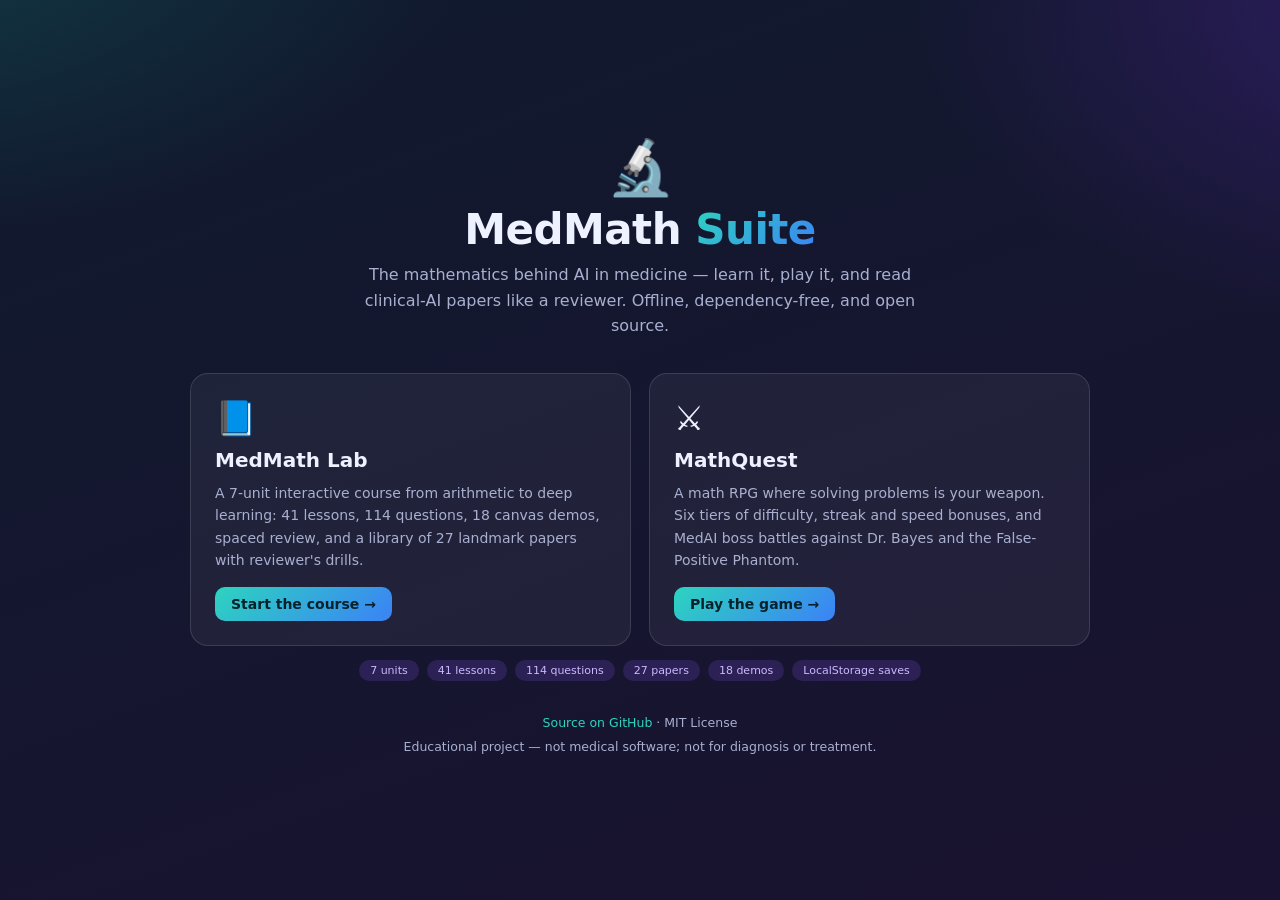
<file: index.html>
<!DOCTYPE html>
<html lang="en">
<head>
  <meta charset="UTF-8" />
  <meta name="viewport" content="width=device-width, initial-scale=1.0" />
  <title>MedMath Suite — math for AI in medicine</title>
  <style>
    :root {
      --bg1: #101a2e; --bg2: #1a1230;
      --panel: rgba(255,255,255,.055); --panel-border: rgba(255,255,255,.12);
      --text: #eef1ff; --muted: #a9b0cf;
      --teal: #2dd4bf; --purple: #8b5cf6; --gold: #ffc247;
    }
    * { box-sizing: border-box; margin: 0; padding: 0; }
    body {
      font-family: "Segoe UI", system-ui, sans-serif;
      color: var(--text);
      background:
        radial-gradient(1100px 600px at -10% -10%, #123c46 0%, transparent 55%),
        radial-gradient(900px 600px at 110% 0%, #2c1d5e 0%, transparent 55%),
        linear-gradient(160deg, var(--bg1), var(--bg2)) fixed;
      min-height: 100vh;
      display: flex; align-items: center; justify-content: center;
      padding: 32px 18px;
    }
    main { width: 100%; max-width: 900px; }
    header { text-align: center; margin-bottom: 34px; }
    .logo { font-size: 54px; line-height: 1; }
    h1 { font-size: clamp(28px, 5vw, 42px); letter-spacing: -.5px; margin: 10px 0 8px; }
    h1 span { background: linear-gradient(135deg, var(--teal), #3b82f6); -webkit-background-clip: text; background-clip: text; -webkit-text-fill-color: transparent; }
    .tagline { color: var(--muted); font-size: 16px; max-width: 560px; margin: 0 auto; line-height: 1.6; }
    .cards { display: grid; grid-template-columns: 1fr 1fr; gap: 18px; }
    @media (max-width: 680px) { .cards { grid-template-columns: 1fr; } }
    .card {
      background: var(--panel); border: 1px solid var(--panel-border); border-radius: 18px;
      padding: 24px; display: flex; flex-direction: column; gap: 10px;
      transition: transform .15s, border-color .2s; text-decoration: none; color: inherit;
    }
    .card:hover { transform: translateY(-4px); border-color: var(--teal); }
    .card .emoji { font-size: 34px; }
    .card h2 { font-size: 20px; }
    .card p { color: var(--muted); font-size: 14px; line-height: 1.6; flex: 1; }
    .card .go {
      align-self: flex-start; margin-top: 6px;
      background: linear-gradient(135deg, var(--teal), #3b82f6);
      color: #06222a; font-weight: 700; font-size: 14px;
      padding: 9px 16px; border-radius: 10px;
    }
    .meta { text-align: center; margin-top: 30px; color: var(--muted); font-size: 12.5px; line-height: 1.9; }
    .meta a { color: var(--teal); text-decoration: none; }
    .meta a:hover { text-decoration: underline; }
    .chips { display: flex; gap: 8px; justify-content: center; flex-wrap: wrap; margin-top: 14px; }
    .chip { font-size: 11px; color: #cbb8ff; background: rgba(139,92,246,.18); border-radius: 20px; padding: 4px 11px; }
  </style>
</head>
<body>
  <main>
    <header>
      <div class="logo">🔬</div>
      <h1>MedMath <span>Suite</span></h1>
      <p class="tagline">The mathematics behind AI in medicine — learn it, play it, and read clinical-AI papers like a reviewer. Offline, dependency-free, and open source.</p>
    </header>

    <div class="cards">
      <a class="card" href="medmath-lab/">
        <div class="emoji">📘</div>
        <h2>MedMath Lab</h2>
        <p>A 7-unit interactive course from arithmetic to deep learning: 41 lessons, 114 questions, 18 canvas demos, spaced review, and a library of 27 landmark papers with reviewer's drills.</p>
        <span class="go">Start the course →</span>
      </a>

      <a class="card" href="mathquest/">
        <div class="emoji">⚔️</div>
        <h2>MathQuest</h2>
        <p>A math RPG where solving problems is your weapon. Six tiers of difficulty, streak and speed bonuses, and MedAI boss battles against Dr. Bayes and the False-Positive Phantom.</p>
        <span class="go">Play the game →</span>
      </a>
    </div>

    <div class="chips">
      <span class="chip">7 units</span>
      <span class="chip">41 lessons</span>
      <span class="chip">114 questions</span>
      <span class="chip">27 papers</span>
      <span class="chip">18 demos</span>
      <span class="chip">LocalStorage saves</span>
    </div>

    <p class="meta">
      <a href="https://github.com/mobinmohammadi10/medmath-suite">Source on GitHub</a> · MIT License<br />
      Educational project — not medical software; not for diagnosis or treatment.
    </p>
  </main>
</body>
</html>
</file>
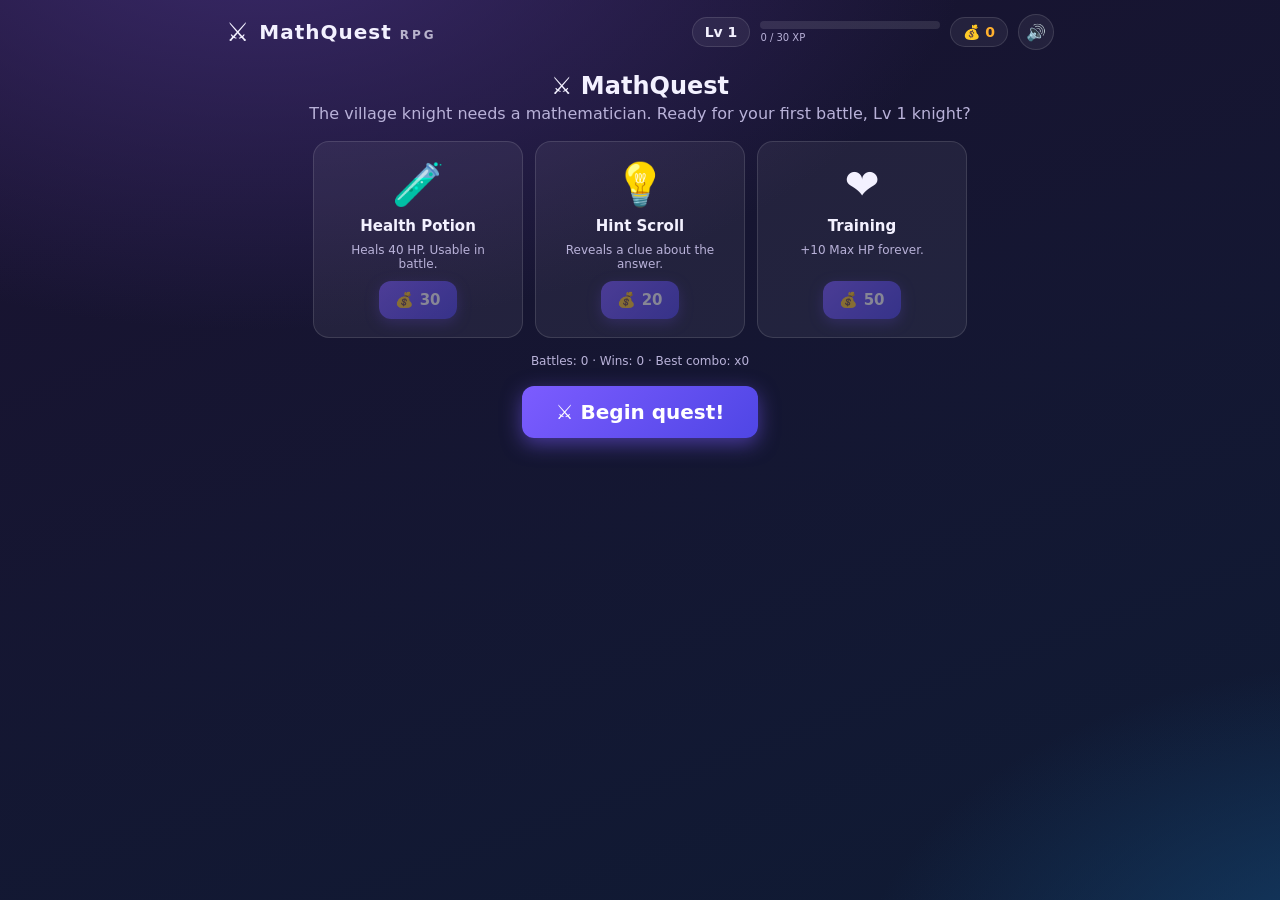
<file: mathquest/index.html>
<!DOCTYPE html>
<html lang="en">
<head>
  <meta charset="UTF-8" />
  <meta name="viewport" content="width=device-width, initial-scale=1.0" />
  <title>⚔️ MathQuest RPG — Math is your weapon!</title>
  <link rel="stylesheet" href="style.css" />
</head>
<body>
  <div id="app">
    <!-- ===== Header / Player HUD ===== -->
    <header id="hud">
      <div class="hud-title">
        <span class="hud-logo">⚔️</span>
        <h1>MathQuest <small>RPG</small></h1>
      </div>
      <div class="hud-stats">
        <div class="hud-badge" id="hud-level">Lv 1</div>
        <div class="xp-wrap">
          <div class="xp-bar"><div class="xp-fill" id="xp-fill"></div></div>
          <span id="xp-text">0 / 30 XP</span>
        </div>
        <div class="hud-badge gold">💰 <span id="hud-gold">0</span></div>
        <button id="btn-sound" class="icon-btn" title="Toggle sound">🔊</button>
      </div>
    </header>

    <!-- ===== Battle Screen ===== -->
    <main id="battle-screen" class="screen">
      <!-- Monster -->
      <section class="monster-zone">
        <div class="fighter-card" id="monster-card">
          <div class="fighter-hp">
            <span id="monster-name">Slime</span>
            <div class="hp-bar"><div class="hp-fill monster" id="monster-hp"></div></div>
            <span id="monster-hp-text" class="hp-text">20/20</span>
          </div>
          <div class="fighter-stage">
            <div class="sprite" id="monster-sprite">🟢</div>
            <div class="dmg-layer" id="monster-dmg"></div>
          </div>
        </div>
      </section>

      <!-- Question panel -->
      <section class="arena">
        <div class="combo-banner" id="combo-banner">🔥 Combo x2</div>
        <div class="quest-panel">
          <div class="quest-label">⚔️ Strike!</div>
          <div id="question-text" class="question">What is 12 + 34?</div>
          <div class="timer-track"><div class="timer-fill" id="timer-fill"></div></div>
          <div class="answer-row">
            <input id="answer-input" type="text" inputmode="text" autocomplete="off"
                   placeholder="Your answer…" />
            <button id="btn-submit" class="btn primary">Attack ⚔️</button>
          </div>
          <div class="item-row">
            <button id="btn-hint" class="btn ghost">💡 Hint (<span id="hint-count">1</span>)</button>
            <button id="btn-potion" class="btn ghost">🧪 Potion (<span id="potion-count">1</span>)</button>
            <button id="btn-flee" class="btn ghost danger">🏃 Flee</button>
          </div>
          <div id="hint-text" class="hint-text"></div>
        </div>
        <div id="log" class="log"></div>
      </section>

      <!-- Player -->
      <section class="player-zone">
        <div class="fighter-card player" id="player-card">
          <div class="fighter-hp">
            <span>You (Lv <span id="pl-level">1</span> Knight)</span>
            <div class="hp-bar"><div class="hp-fill" id="player-hp"></div></div>
            <span id="player-hp-text" class="hp-text">100/100</span>
          </div>
          <div class="fighter-stage">
            <div class="sprite" id="player-sprite">🛡️</div>
            <div class="dmg-layer" id="player-dmg"></div>
          </div>
        </div>
      </section>
    </main>

    <!-- ===== Shop / Camp Screen ===== -->
    <main id="shop-screen" class="screen hidden">
      <h2 id="shop-title">🏕️ Victory Camp</h2>
      <p id="shop-sub">Spend your gold, then fight on!</p>
      <div class="shop-grid">
        <div class="shop-card">
          <div class="shop-icon">🧪</div>
          <h3>Health Potion</h3>
          <p>Heals 40 HP. Usable in battle.</p>
          <button class="btn primary" id="buy-potion">💰 30</button>
        </div>
        <div class="shop-card">
          <div class="shop-icon">💡</div>
          <h3>Hint Scroll</h3>
          <p>Reveals a clue about the answer.</p>
          <button class="btn primary" id="buy-hint">💰 20</button>
        </div>
        <div class="shop-card">
          <div class="shop-icon">❤️</div>
          <h3>Training</h3>
          <p>+10 Max HP forever.</p>
          <button class="btn primary" id="buy-maxhp">💰 50</button>
        </div>
      </div>
      <div class="camp-stats" id="camp-stats"></div>
      <button class="btn big" id="btn-next-battle">⚔️ Fight on!</button>
    </main>

    <!-- ===== Modal (level up / defeat) ===== -->
    <div id="modal-overlay" class="overlay hidden">
      <div class="modal">
        <div class="modal-emoji" id="modal-icon">⭐</div>
        <h2 id="modal-title">Level Up!</h2>
        <p id="modal-text">You reached Level 2.</p>
        <button id="modal-btn" class="btn primary">Continue</button>
      </div>
    </div>
  </div>

  <script src="game.js"></script>
</body>
</html>
</file>
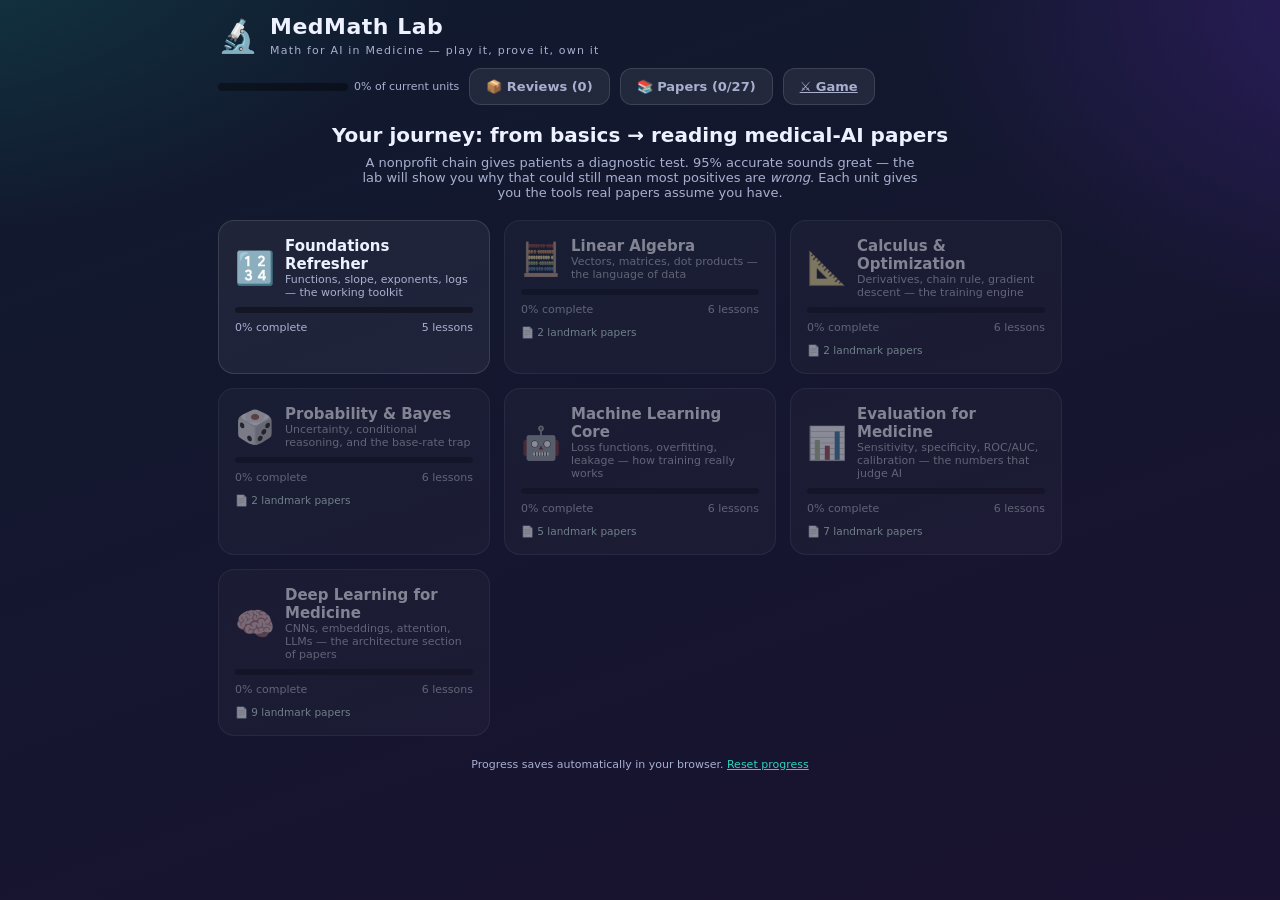
<file: medmath-lab/index.html>
<!DOCTYPE html>
<html lang="en">
<head>
  <meta charset="UTF-8" />
  <meta name="viewport" content="width=device-width, initial-scale=1.0" />
  <title>🔬 MedMath Lab — Math for AI in Medicine</title>
  <link rel="stylesheet" href="style.css" />
</head>
<body>
  <div id="app">
    <!-- ================= Header ================= -->
    <header id="hud">
      <div class="hud-title">
        <span class="hud-logo">🔬</span>
        <div>
          <h1>MedMath Lab</h1>
          <small>Math for AI in Medicine — play it, prove it, own it</small>
        </div>
      </div>
      <div class="hud-stats">
        <div class="progress-wrap">
          <div class="progress-bar"><div class="progress-fill" id="total-progress"></div></div>
          <span id="progress-text">0%</span>
        </div>
        <button id="btn-reviews" class="btn ghost review-btn" title="Spaced review">📦 Reviews (<span id="review-count">0</span>)</button>
        <button id="btn-papers" class="btn ghost" title="Landmark papers library">📚 Papers (<span id="papers-count">0</span>)</button>
        <a id="btn-mathquest" class="btn ghost" href="../mathquest/index.html" title="Open MathQuest">⚔️ Game</a>
      </div>
    </header>

    <!-- ================= Map / Course Screen ================= -->
    <main id="map-screen" class="screen">
      <div class="map-hero">
        <h2>Your journey: from basics → reading medical-AI papers</h2>
        <p>A nonprofit chain gives patients a diagnostic test. 95% accurate sounds great — the lab will show you why that could still mean most positives are <em>wrong</em>. Each unit gives you the tools real papers assume you have.</p>
      </div>
      <div id="unit-grid" class="unit-grid"></div>
      <p class="footer-note">Progress saves automatically in your browser. <a href="#" id="btn-reset">Reset progress</a></p>
    </main>

    <!-- ================= Lesson Screen ================= -->
    <main id="lesson-screen" class="screen hidden">
      <div class="lesson-top">
        <button id="btn-back" class="btn ghost">← Course map</button>
        <span id="lesson-crumb" class="crumb"></span>
        <button id="btn-lesson-papers" class="btn ghost" title="Papers for this unit">📄 Papers</button>
      </div>
      <article id="lesson-body"></article>
      <section id="quiz-box"></section>
      <div class="lesson-footer">
        <button id="btn-next-lesson" class="btn big hidden">Next lesson →</button>
      </div>
    </main>

    <!-- ================= Review Screen ================= -->
    <main id="review-screen" class="screen hidden">
      <div class="lesson-top">
        <button id="btn-back-review" class="btn ghost">← Course map</button>
        <span id="review-crumb" class="crumb">📦 Spaced review</span>
      </div>
      <p class="review-intro">Questions you've learned resurface over time — <strong>tiny effort, long memory</strong>. Answer, then rate honestly.</p>
      <section id="review-box"></section>
      <div id="review-done" class="empty-state hidden">✅ You're all caught up! Come back tomorrow.</div>
    </main>

    <!-- ================= Papers Library Screen ================= -->
    <main id="papers-screen" class="screen hidden">
      <div class="lesson-top">
        <button id="btn-back-papers" class="btn ghost">← Course map</button>
        <span class="crumb">📚 Landmark papers — read like a reviewer</span>
      </div>
      <p class="review-intro">The papers that shaped medical AI, tagged to the units that unlock their ideas. Skim the <em>why</em>, note the <em>read-for</em>, then answer the <strong>reviewer's drill</strong> before revealing the model answer. Track what you've read.</p>
      <div class="paper-toolbar">
        <div id="paper-filters" class="paper-filters"></div>
        <label class="paper-hide"><input type="checkbox" id="hide-read" /> hide read</label>
      </div>
      <div id="paper-list" class="paper-list"></div>
    </main>

    <!-- ================= Modal ================= -->
    <div id="modal-overlay" class="overlay hidden">
      <div class="modal">
        <div class="modal-emoji" id="modal-icon">🎓</div>
        <h2 id="modal-title"></h2>
        <p id="modal-text"></p>
        <button id="modal-btn" class="btn primary">Continue</button>
      </div>
    </div>
  </div>

  <script src="lessons.js"></script>
  <script src="papers.js"></script>
  <script src="demos.js"></script>
  <script src="lab.js"></script>
</body>
</html>
</file>
<file: mathquest/style.css>
/* ============ MathQuest RPG ============ */
:root {
  --bg1: #1a1230;
  --bg2: #0f1b34;
  --panel: rgba(255, 255, 255, 0.06);
  --panel-border: rgba(255, 255, 255, 0.12);
  --gold: #ffb02e;
  --hp: #4ade80;
  --hp-m: #f87171;
  --xp: #a78bfa;
  --text: #f3f1ff;
  --muted: #b9b2d9;
  --accent: #7c5cff;
}
* { box-sizing: border-box; margin: 0; padding: 0; }
html, body { height: 100%; }
body {
  font-family: "Trebuchet MS", "Segoe UI", system-ui, sans-serif;
  color: var(--text);
  background: radial-gradient(1200px 700px at 20% -10%, #3b2a6b 0%, transparent 60%),
              radial-gradient(1000px 600px at 110% 110%, #14406b 0%, transparent 55%),
              linear-gradient(160deg, var(--bg1), var(--bg2));
  min-height: 100vh;
}
#app { max-width: 860px; margin: 0 auto; padding: 14px 16px 40px; }
.hidden { display: none !important; }

/* ---------- Header ---------- */
#hud {
  display: flex; align-items: center; justify-content: space-between;
  gap: 12px; flex-wrap: wrap; margin-bottom: 14px;
}
.hud-title { display: flex; align-items: center; gap: 10px; }
.hud-logo { font-size: 26px; }
#hud h1 { font-size: 20px; letter-spacing: 1px; }
#hud h1 small { opacity: .7; font-size: 12px; letter-spacing: 3px; }
.hud-stats { display: flex; align-items: center; gap: 10px; }
.hud-badge {
  background: var(--panel); border: 1px solid var(--panel-border);
  padding: 6px 12px; border-radius: 20px; font-weight: bold; font-size: 14px;
}
.hud-badge.gold { color: var(--gold); }
.xp-wrap { display: flex; flex-direction: column; gap: 3px; width: 180px; }
.xp-wrap span { font-size: 10px; color: var(--muted); }
.xp-bar { height: 8px; border-radius: 8px; background: rgba(255,255,255,.1); overflow: hidden; }
.xp-fill { height: 100%; width: 0%; background: linear-gradient(90deg, var(--xp), #f472b6); transition: width .35s ease; }
.icon-btn {
  background: var(--panel); border: 1px solid var(--panel-border); color: var(--text);
  border-radius: 50%; width: 36px; height: 36px; cursor: pointer; font-size: 16px;
}
.icon-btn:hover { background: rgba(255,255,255,.14); }

/* ---------- Screens ---------- */
.screen { animation: fadeIn .3s ease; }
@keyframes fadeIn { from { opacity: 0; transform: translateY(8px); } to { opacity: 1; transform: none; } }

/* ---------- Fighters ---------- */
.fighter-card {
  background: var(--panel); border: 1px solid var(--panel-border);
  border-radius: 16px; padding: 12px; backdrop-filter: blur(6px);
  width: min(300px, 100%);
}
.monster-zone { display: flex; justify-content: flex-end; }
.player-zone { display: flex; justify-content: flex-start; }
.fighter-hp { display: flex; flex-direction: column; gap: 4px; font-size: 12px; margin-bottom: 8px; }
.fighter-hp > span { font-weight: bold; }
.hp-bar { height: 10px; border-radius: 10px; background: rgba(0,0,0,.4); overflow: hidden; border: 1px solid rgba(0,0,0,.3); }
.hp-fill { height: 100%; width: 100%; background: linear-gradient(90deg, #34d399, var(--hp)); transition: width .3s ease; }
.hp-fill.monster { background: linear-gradient(90deg, #ef4444, var(--hp-m)); }
.hp-fill.low { background: linear-gradient(90deg, #f59e0b, #f97316) !important; }
.hp-text { color: var(--muted); font-size: 10px; }
.fighter-stage {
  position: relative; height: 110px; display: flex; align-items: center; justify-content: center;
  background: radial-gradient(closest-side, rgba(255,255,255,.07), transparent);
  border-radius: 12px; overflow: hidden;
}
.sprite { font-size: 64px; filter: drop-shadow(0 6px 8px rgba(0,0,0,.5)); }
.sprite.hurt { animation: hurt .4s ease; }
.sprite.attack { animation: attack .45s ease; }
@keyframes hurt {
  0%,100% { transform: none; filter: drop-shadow(0 6px 8px rgba(0,0,0,.5)); }
  25% { transform: translateX(-7px) scale(1.05); filter: grayscale(1) brightness(1.4); }
  60% { transform: translateX(5px); filter: sepia(1) hue-rotate(-50deg) brightness(1.3); }
}
@keyframes attack {
  0% { transform: none; } 40% { transform: translateX(-26px) scale(1.15) rotate(-6deg); }
  100% { transform: none; }
}
.sprite.player { transform: scaleX(-1); }
.sprite.player.attack { animation: attackPlayer .45s ease; }
@keyframes attackPlayer {
  0% { transform: scaleX(-1); } 40% { transform: scaleX(-1) translateX(-26px) scale(1.15) rotate(-6deg); }
  100% { transform: scaleX(-1); }
}

/* floating damage */
.dmg-layer { position: absolute; inset: 0; pointer-events: none; }
.float-dmg {
  position: absolute; left: 50%; top: 40%; transform: translateX(-50%);
  font-weight: 900; font-size: 26px; color: #fff;
  text-shadow: 0 2px 0 #000, 0 0 12px currentColor; white-space: nowrap;
  animation: floatUp 1s ease-out forwards;
}
.float-dmg.good { color: #ffd34d; }
.float-dmg.bad { color: #ff6b6b; }
.float-dmg.heal { color: #6bffa1; }
@keyframes floatUp {
  from { opacity: 1; translate: 0 0; } to { opacity: 0; translate: 0 -55px; }
}

/* ---------- Arena ---------- */
.arena { display: flex; flex-direction: column; align-items: center; gap: 10px; margin: 14px 0; }
.combo-banner {
  font-weight: 900; color: var(--gold); letter-spacing: 1px;
  opacity: 0; transition: opacity .2s; font-size: 14px;
}
.combo-banner.show { opacity: 1; animation: pulse .8s infinite alternate; }
@keyframes pulse { from { transform: scale(1); } to { transform: scale(1.12); } }

.quest-panel {
  width: min(520px, 100%); background: var(--panel);
  border: 1px solid var(--panel-border); border-radius: 18px; padding: 18px;
  backdrop-filter: blur(6px);
}
.quest-label { font-size: 11px; letter-spacing: 3px; color: var(--muted); margin-bottom: 6px; }
.question { font-size: clamp(22px, 4vw, 30px); font-weight: 800; text-align: center; margin-bottom: 12px; min-height: 40px; }
.timer-track { height: 8px; border-radius: 8px; background: rgba(0,0,0,.4); overflow: hidden; margin-bottom: 14px; }
.timer-fill { height: 100%; width: 100%; background: linear-gradient(90deg, #4ade80, #22d3ee); }
.timer-fill.warn { background: linear-gradient(90deg, #f97316, #ef4444); }
.answer-row { display: flex; gap: 10px; }
#answer-input {
  flex: 1; padding: 12px 14px; border-radius: 12px; border: 1px solid var(--panel-border);
  background: rgba(0,0,0,.35); color: var(--text); font-size: 20px; font-weight: bold; text-align: center;
  outline: none; transition: border-color .2s;
}
#answer-input:focus { border-color: var(--accent); }
#answer-input.ok { border-color: #4ade80; box-shadow: 0 0 14px rgba(74,222,128,.4); }
#answer-input.bad { border-color: #ef4444; box-shadow: 0 0 14px rgba(239,68,68,.4); animation: shake .35s; }
@keyframes shake { 0%,100%{transform:none} 25%{transform:translateX(-5px)} 60%{transform:translateX(5px)} }

.item-row { display: flex; gap: 8px; margin-top: 12px; flex-wrap: wrap; justify-content: center; }
.btn {
  border: none; border-radius: 12px; padding: 10px 16px; font-size: 15px; font-weight: bold;
  color: #fff; cursor: pointer; transition: transform .1s, filter .2s; background: rgba(255,255,255,.1);
  font-family: inherit;
}
.btn:active { transform: scale(.95); }
.btn:disabled { opacity: .45; cursor: not-allowed; }
.btn.primary { background: linear-gradient(135deg, var(--accent), #4f46e5); box-shadow: 0 4px 14px rgba(124,92,255,.4); }
.btn.primary:hover { filter: brightness(1.15); }
.btn.ghost { background: rgba(255,255,255,.08); border: 1px solid var(--panel-border); color: var(--muted); font-size: 13px; }
.btn.ghost:hover { color: var(--text); background: rgba(255,255,255,.16); }
.btn.ghost.danger:hover { color: #f87171; }
.btn.big { font-size: 20px; padding: 14px 34px; background: linear-gradient(135deg, var(--accent), #4f46e5); box-shadow: 0 6px 20px rgba(124,92,255,.5); margin-top: 18px; }
.hint-text { min-height: 20px; color: #ffd34d; font-size: 14px; text-align: center; margin-top: 8px; font-weight: bold; }

.log {
  width: min(520px, 100%); min-height: 46px; max-height: 90px; overflow: hidden;
  display: flex; flex-direction: column; justify-content: flex-start; gap: 2px;
  font-size: 12px; color: var(--muted); text-align: center;
}
.log div:last-child { color: var(--text); }

/* ---------- Shop ---------- */
#shop-screen { text-align: center; padding-top: 8px; }
#shop-screen h2 { margin-bottom: 4px; }
#shop-sub { color: var(--muted); margin-bottom: 18px; }
.shop-grid { display: flex; gap: 12px; justify-content: center; flex-wrap: wrap; }
.shop-card {
  background: var(--panel); border: 1px solid var(--panel-border); border-radius: 16px;
  padding: 18px; width: 210px; display: flex; flex-direction: column; gap: 8px; align-items: center;
}
.shop-icon { font-size: 42px; }
.shop-card h3 { font-size: 15px; }
.shop-card p { font-size: 12px; color: var(--muted); min-height: 30px; }
.camp-stats { margin-top: 16px; font-size: 12px; color: var(--muted); }

/* ---------- Modal ---------- */
.overlay {
  position: fixed; inset: 0; background: rgba(10, 6, 20, .75);
  display: flex; align-items: center; justify-content: center; z-index: 50; backdrop-filter: blur(3px);
}
.modal {
  background: linear-gradient(160deg, #2a2050, #17203c);
  border: 1px solid var(--panel-border); padding: 32px 40px; border-radius: 22px;
  text-align: center; max-width: 380px; animation: popIn .3s ease;
}
@keyframes popIn { from { opacity: 0; transform: scale(.8); } to { opacity: 1; transform: scale(1); } }
.modal-emoji { font-size: 60px; animation: bounce 1s infinite alternate ease-in-out; }
@keyframes bounce { from { transform: translateY(0); } to { transform: translateY(-10px); } }
.modal h2 { margin: 8px 0 6px; }
.modal p { color: var(--muted); margin-bottom: 16px; font-size: 14px; }

/* screen shake */
#app.shake { animation: appShake .35s; }
@keyframes appShake {
  0%,100% { transform: none; } 25% { transform: translateX(-8px); } 60% { transform: translateX(6px); }
}

@media (max-width: 640px) {
  .fighter-card { width: 100%; }
  .xp-wrap { width: 110px; }
}
</file>
<file: medmath-lab/style.css>
/* ============ MedMath Lab — style ============ */
:root {
  --bg1: #101a2e;
  --bg2: #1a1230;
  --panel: rgba(255, 255, 255, 0.055);
  --panel-border: rgba(255, 255, 255, 0.12);
  --text: #eef1ff;
  --muted: #a9b0cf;
  --teal: #2dd4bf;
  --purple: #8b5cf6;
  --gold: #ffc247;
  --accent: linear-gradient(135deg, var(--teal), #3b82f6);
}
* { box-sizing: border-box; margin: 0; padding: 0; }
html, body { height: 100%; }
body {
  font-family: "Segoe UI", system-ui, sans-serif;
  color: var(--text);
  background:
    radial-gradient(1100px 600px at -10% -10%, #123c46 0%, transparent 55%),
    radial-gradient(900px 600px at 110% 0%, #2c1d5e 0%, transparent 55%),
    linear-gradient(160deg, var(--bg1), var(--bg2)) fixed;
  min-height: 100vh;
}
#app { max-width: 880px; margin: 0 auto; padding: 14px 18px 60px; }
.hidden { display: none !important; }
a { color: var(--teal); }

/* ---------- Header ---------- */
#hud { display: flex; justify-content: space-between; align-items: center; flex-wrap: wrap; gap: 10px; margin-bottom: 18px; }
.hud-title { display: flex; align-items: center; gap: 12px; }
.hud-logo { font-size: 32px; }
#hud h1 { font-size: 22px; letter-spacing: .5px; }
#hud small { color: var(--muted); font-size: 11px; letter-spacing: 1.2px; }
.hud-stats { display: flex; align-items: center; gap: 10px; }
.progress-wrap { display: flex; align-items: center; gap: 6px; }
.progress-wrap span { font-size: 11px; color: var(--muted); }
.progress-bar { width: 130px; height: 8px; border-radius: 8px; background: rgba(0,0,0,.4); overflow: hidden; }
.progress-fill { height: 100%; width: 0%; background: var(--accent); transition: width .4s; }

/* ---------- Buttons ---------- */
.btn {
  border: none; border-radius: 12px; padding: 10px 16px; font-size: 15px; font-weight: bold;
  color: #fff; cursor: pointer; font-family: inherit;
  transition: transform .1s, filter .2s; background: rgba(255,255,255,.09);
}
.btn:hover { background: rgba(255,255,255,.16); }
.btn:active { transform: scale(.96); }
.btn:disabled { opacity: .45; cursor: not-allowed; }
.btn.primary { background: linear-gradient(135deg, var(--teal), #3b82f6); box-shadow: 0 4px 16px rgba(45,212,191,.3); }
.btn.big { font-size: 18px; padding: 13px 30px; background: linear-gradient(135deg, var(--purple), #6366f1); box-shadow: 0 6px 20px rgba(139,92,246,.45); }
.btn.ghost { background: rgba(255,255,255,.07); border: 1px solid var(--panel-border); color: var(--muted); font-size: 13px; }
.btn.ghost:hover { color: var(--text); }
.review-btn.has-due { color: var(--gold); border-color: rgba(255,194,71,.4); animation: glow 1.6s infinite alternate; }
@keyframes glow { to { box-shadow: 0 0 14px rgba(255,194,71,.35); } }

/* ---------- Screens ---------- */
.screen { animation: fadeIn .25s ease; }
@keyframes fadeIn { from { opacity: 0; transform: translateY(8px); } to { opacity: 1; transform: none; } }

/* ---------- Map ---------- */
.map-hero { text-align: center; margin-bottom: 20px; }
.map-hero h2 { font-size: 20px; margin-bottom: 8px; }
.map-hero p { font-size: 13px; color: var(--muted); max-width: 560px; margin: 0 auto; }
.unit-grid { display: grid; grid-template-columns: repeat(auto-fill, minmax(250px, 1fr)); gap: 14px; }
.unit-card {
  background: var(--panel); border: 1px solid var(--panel-border); border-radius: 16px;
  padding: 16px; display: flex; flex-direction: column; gap: 8px; cursor: pointer;
  transition: transform .15s, border-color .2s; position: relative;
}
.unit-card:hover { transform: translateY(-3px); border-color: var(--teal); }
.unit-card.locked { opacity: .5; cursor: not-allowed; filter: grayscale(.6); }
.unit-card.locked:hover { transform: none; border-color: var(--panel-border); }
.unit-head { display: flex; align-items: center; gap: 10px; }
.unit-emoji { font-size: 32px; }
.unit-card h3 { font-size: 15px; }
.unit-sub { font-size: 11px; color: var(--muted); }
.unit-meta { display: flex; justify-content: space-between; font-size: 11px; color: var(--muted); }
.unit-papers { font-size: 10.5px; color: #9ff2e4; margin-top: 2px; }
.unit-bar { height: 6px; border-radius: 6px; background: rgba(0,0,0,.4); overflow: hidden; }
.unit-bar div { height: 100%; width: 0%; background: var(--accent); transition: width .4s; }
.lock-tag { position: absolute; top: 10px; right: 12px; font-size: 10px; color: var(--gold); }
.footer-note { text-align: center; font-size: 11px; color: var(--muted); margin-top: 22px; }

/* ---------- Lesson ---------- */
.lesson-top { display: flex; justify-content: space-between; align-items: center; margin-bottom: 14px; }
.crumb { font-size: 12px; color: var(--muted); }
#lesson-body { display: flex; flex-direction: column; gap: 12px; margin-bottom: 20px; }
.sec { background: var(--panel); border: 1px solid var(--panel-border); border-radius: 14px; padding: 16px 18px; }
.sec h4 { font-size: 11px; letter-spacing: 2.5px; text-transform: uppercase; color: var(--muted); margin-bottom: 8px; }
.sec.intuition { border-left: 3px solid var(--teal); }
.sec.notation { border-left: 3px solid var(--purple); }
.sec.example { border-left: 3px solid var(--gold); }
.sec.insight { border-left: 3px solid #f472b6; }
.sec p { font-size: 14.5px; line-height: 1.65; color: #dcdfe8; }
.sec .formula { font-size: 17px; color: #fff; }
.sec b { color: #fff; }
.sec code {
  background: rgba(0,0,0,.4); padding: 2px 7px; border-radius: 6px;
  font-family: "Cascadia Code", Consolas, monospace; font-size: 13px; color: #9ff2e4;
}

/* ---------- Demos ---------- */
.demo { background: rgba(0,0,0,.28); border: 1px solid var(--panel-border); border-radius: 14px; padding: 14px; margin: 4px 0; }
.demo-title { font-size: 11.5px; letter-spacing: 2px; text-transform: uppercase; color: var(--teal); margin-bottom: 10px; }
.demo canvas { display: block; margin: 0 auto 10px; max-width: 100%; border-radius: 10px; background: rgba(0,0,0,.35); }
.demo-controls { display: flex; flex-wrap: wrap; gap: 12px; justify-content: center; margin-bottom: 8px; }
.ctl { display: flex; flex-direction: column; gap: 3px; font-size: 11px; color: var(--muted); min-width: 110px; }
.ctl b { color: var(--text); font-size: 12px; }
.ctl input[type=range] { accent-color: var(--teal); width: 120px; }
.demo-output { text-align: center; font-size: 14px; color: #fff; font-weight: 600; min-height: 20px; margin-top: 6px; }
.demo-note { text-align: center; font-size: 11.5px; color: var(--muted); margin-top: 4px; }
.demo-btns { display: flex; gap: 8px; justify-content: center; margin-top: 8px; }

/* pixel grid */
.pixel-grid { display: grid; grid-template-columns: repeat(8, 26px); gap: 2px; justify-content: center; }
.pixel-cell { width: 26px; height: 26px; border-radius: 4px; cursor: pointer; border: 1px solid rgba(255,255,255,.15); transition: .12s; }
.pixel-cell:hover { outline: 2px solid var(--teal); }
.matrix-out { font-family: "Cascadia Code", Consolas, monospace; font-size: 12px; color: #9ff2e4; text-align: center; white-space: pre; line-height: 1.5; margin-top: 10px; }

/* matrix editor */
.mm-wrap { display: flex; align-items: center; justify-content: center; gap: 14px; font-size: 30px; color: var(--muted); flex-wrap: wrap; }
.mm { display: grid; grid-template-columns: repeat(2, 46px); gap: 4px; }
.mm input {
  width: 46px; height: 40px; text-align: center; border-radius: 8px; border: 1px solid var(--panel-border);
  background: rgba(0,0,0,.4); color: var(--text); font-size: 15px; font-weight: bold;
}
.mm.res input { color: var(--gold); cursor: default; }
.mm-row-label { font-size: 11px; color: var(--muted); text-align: center; margin-top: 4px; }

/* forward pass */
.fp-output { display: flex; flex-direction: column; gap: 4px; align-items: center; font-size: 13.5px; font-family: Consolas, monospace; color: #d8e6ff; }
.fp-output .hl { color: var(--gold); font-weight: bold; }

/* ---------- Quiz ---------- */
#quiz-box, #review-box { max-width: 560px; margin: 0 auto; }
.quiz-card {
  background: var(--panel); border: 1px solid var(--panel-border); border-radius: 16px;
  padding: 20px 22px; margin-bottom: 12px; animation: fadeIn .25s ease;
}
.quiz-label { font-size: 11px; letter-spacing: 2.5px; color: var(--muted); text-transform: uppercase; margin-bottom: 10px; }
.quiz-q { font-size: 17px; font-weight: 700; margin-bottom: 14px; line-height: 1.5; }
.choice {
  display: block; width: 100%; text-align: left; margin-bottom: 8px; padding: 11px 14px;
  border-radius: 10px; border: 1px solid var(--panel-border); background: rgba(0,0,0,.25);
  color: var(--text); font-size: 14.5px; cursor: pointer; font-family: inherit;
  transition: border-color .15s, background .15s;
}
.choice:hover { border-color: var(--teal); background: rgba(45,212,191,.08); }
.choice.correct { border-color: var(--teal); background: rgba(45,212,191,.18); }
.choice.wrong { border-color: #f87171; background: rgba(248,113,113,.15); }
.choice:disabled { cursor: default; opacity: .85; }
.quiz-explain {
  margin-top: 10px; font-size: 13px; color: #d6e4ff; line-height: 1.55;
  background: rgba(0,0,0,.3); border-radius: 10px; padding: 12px;
}
.quiz-actions { margin-top: 14px; display: flex; gap: 10px; justify-content: flex-end; }
.lesson-footer { text-align: center; margin: 18px 0 40px; }

/* ---------- Review ---------- */
.review-intro { text-align: center; font-size: 13px; color: var(--muted); margin-bottom: 14px; }
.empty-state { text-align: center; padding: 40px 20px; color: var(--muted); font-size: 16px; }

/* ---------- Papers library ---------- */
.paper-toolbar { display: flex; justify-content: space-between; align-items: center; gap: 10px; flex-wrap: wrap; margin-bottom: 14px; }
.paper-filters { display: flex; gap: 6px; flex-wrap: wrap; }
.chip {
  border: 1px solid var(--panel-border); background: rgba(255,255,255,.06); color: var(--muted);
  border-radius: 20px; padding: 5px 12px; font-size: 12px; font-weight: bold; cursor: pointer; font-family: inherit;
  transition: .15s;
}
.chip:hover { color: var(--text); background: rgba(255,255,255,.13); }
.chip.active { color: #06222a; background: var(--teal); border-color: var(--teal); }
.paper-hide { font-size: 12px; color: var(--muted); display: flex; gap: 6px; align-items: center; cursor: pointer; }
.paper-list { display: flex; flex-direction: column; gap: 14px; }
.paper-card {
  background: var(--panel); border: 1px solid var(--panel-border); border-radius: 16px; padding: 16px 18px;
  transition: border-color .2s, opacity .2s;
}
.paper-card.read { opacity: .62; border-color: rgba(45,212,191,.4); }
.paper-head { display: flex; justify-content: space-between; align-items: flex-start; gap: 10px; }
.paper-title { font-size: 15.5px; font-weight: 700; line-height: 1.4; }
.paper-title a { color: #fff; text-decoration: none; border-bottom: 1px dashed rgba(255,255,255,.35); }
.paper-title a:hover { color: var(--teal); border-color: var(--teal); }
.paper-meta { font-size: 11.5px; color: var(--muted); margin: 4px 0 10px; }
.paper-tagrow { display: flex; gap: 6px; flex-wrap: wrap; margin-bottom: 10px; }
.ptag { font-size: 10px; padding: 2px 8px; border-radius: 10px; background: rgba(139,92,246,.22); color: #cbb8ff; }
.ptag.unit { background: rgba(45,212,191,.18); color: #9ff2e4; }
.stars { color: var(--gold); font-size: 11px; letter-spacing: 1px; }
.paper-why { font-size: 13.5px; line-height: 1.6; color: #d6dae8; }
.paper-readfor { margin-top: 8px; font-size: 12.5px; color: var(--muted); }
.paper-readfor li { margin-left: 18px; margin-top: 2px; line-height: 1.5; }
.drill { margin-top: 12px; background: rgba(0,0,0,.3); border-radius: 12px; padding: 12px 14px; border-left: 3px solid var(--gold); }
.drill-q { font-size: 13px; color: #ffe3a3; font-weight: 600; }
.drill-a { margin-top: 8px; font-size: 13px; line-height: 1.6; color: #d6e4ff; }
.drill-btn { margin-top: 8px; }
.paper-foot { display: flex; justify-content: space-between; align-items: center; margin-top: 12px; gap: 8px; flex-wrap: wrap; }
.read-btn.primary { background: rgba(45,212,191,.2); border: 1px solid var(--teal); color: #9ff2e4; }
.read-btn.primary:hover { background: rgba(45,212,191,.32); }

/* ---------- Modal ---------- */
.overlay {
  position: fixed; inset: 0; background: rgba(8, 6, 18, .78);
  display: flex; align-items: center; justify-content: center; z-index: 50; backdrop-filter: blur(3px);
}
.modal {
  background: linear-gradient(160deg, #1e2a4a, #22304f);
  border: 1px solid var(--panel-border); padding: 30px 36px; border-radius: 20px;
  text-align: center; max-width: 400px; animation: popIn .3s ease;
}
@keyframes popIn { from { opacity: 0; transform: scale(.85); } to { opacity: 1; transform: scale(1); } }
.modal-emoji { font-size: 54px; }
.modal h2 { margin: 8px 0; }
.modal p { color: var(--muted); font-size: 14px; line-height: 1.55; margin-bottom: 16px; }

@media (max-width: 600px) {
  #hud small { display: none; }
  .pixel-grid { grid-template-columns: repeat(8, 22px); }
  .pixel-cell { width: 22px; height: 22px; }
}
</file>
